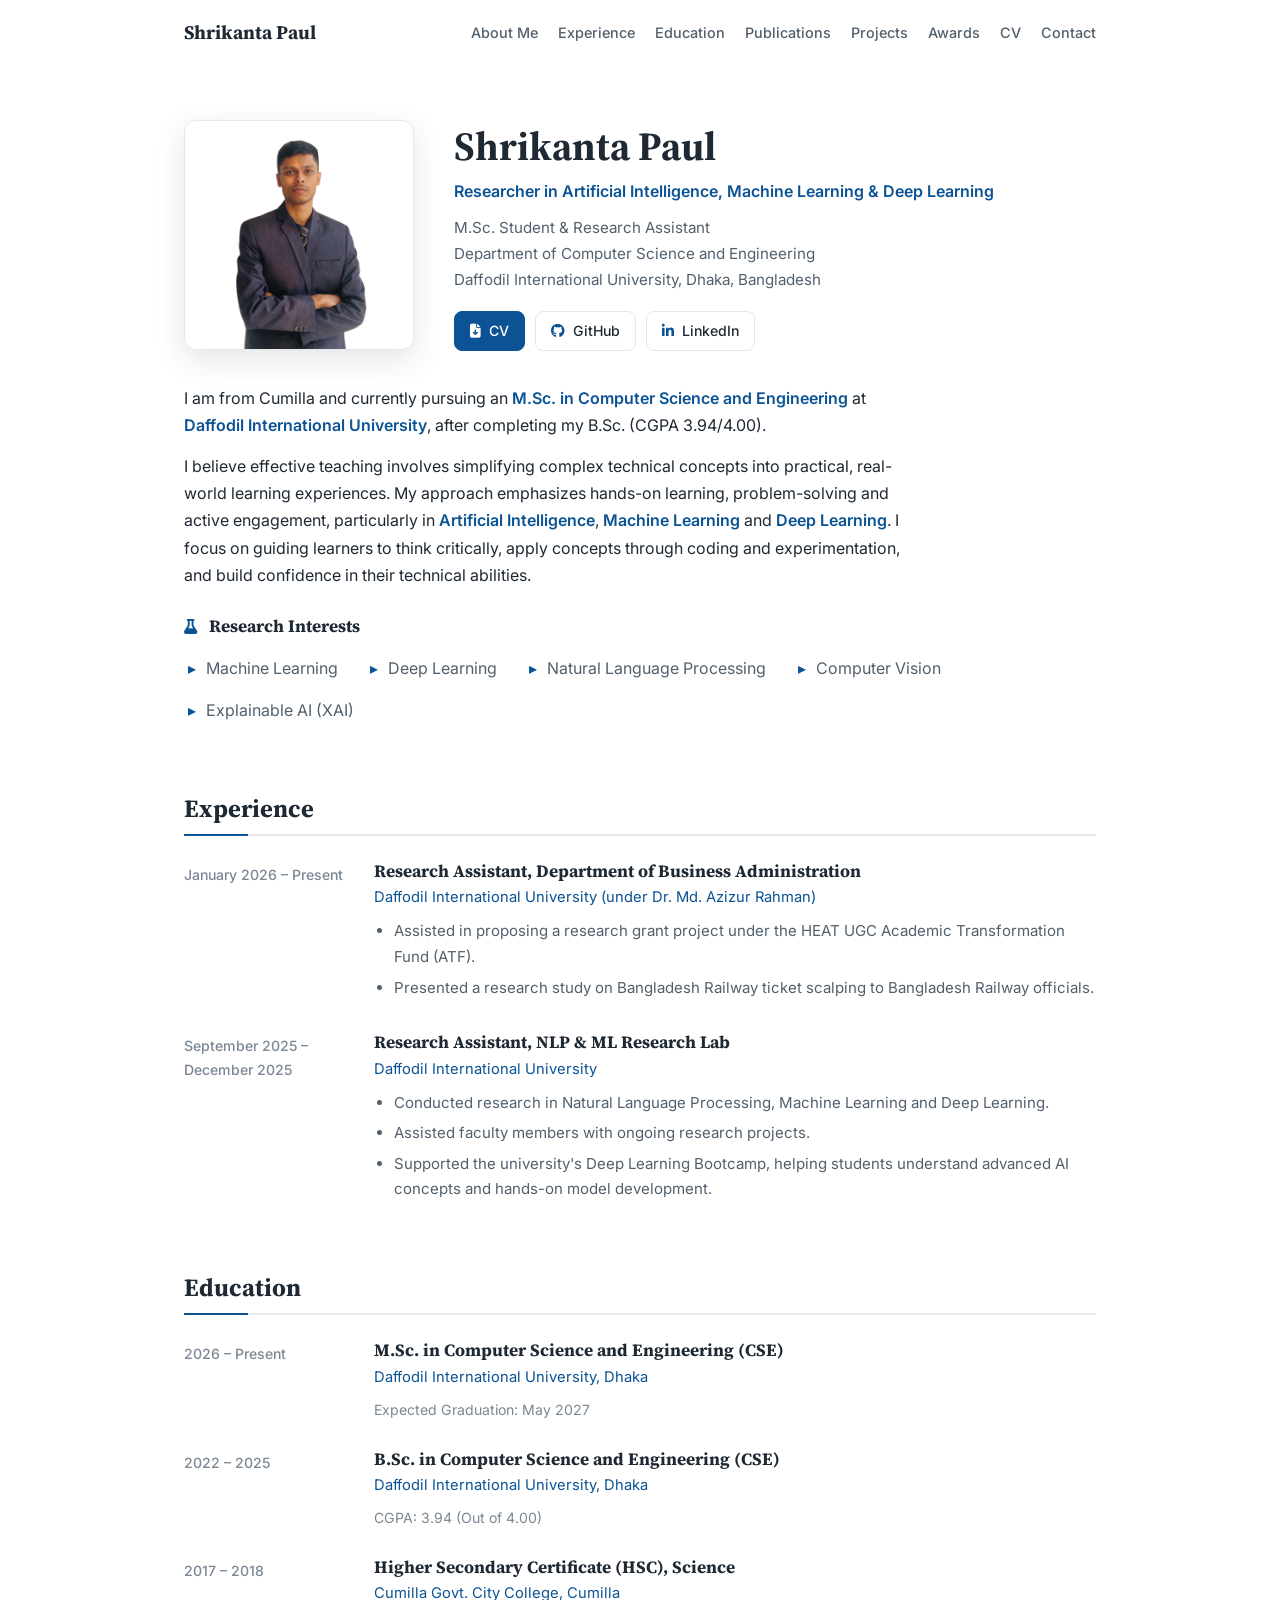
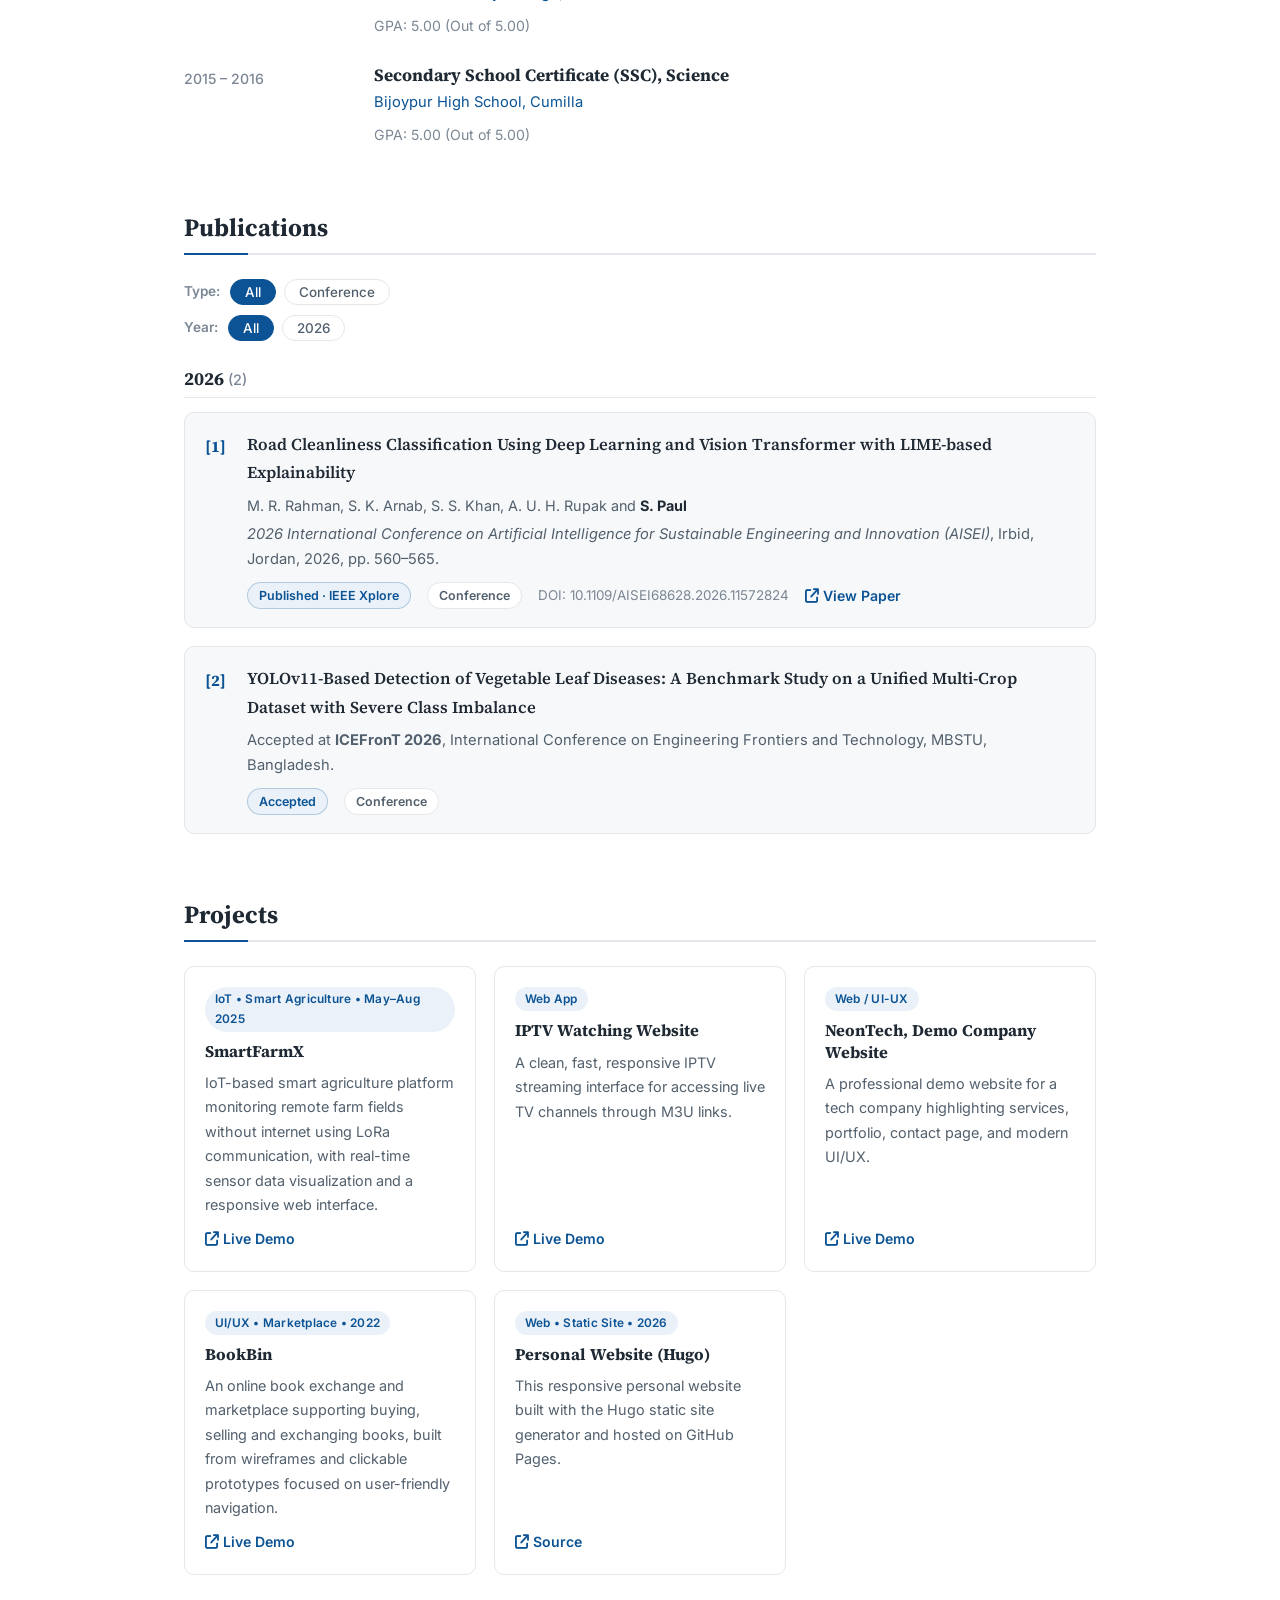
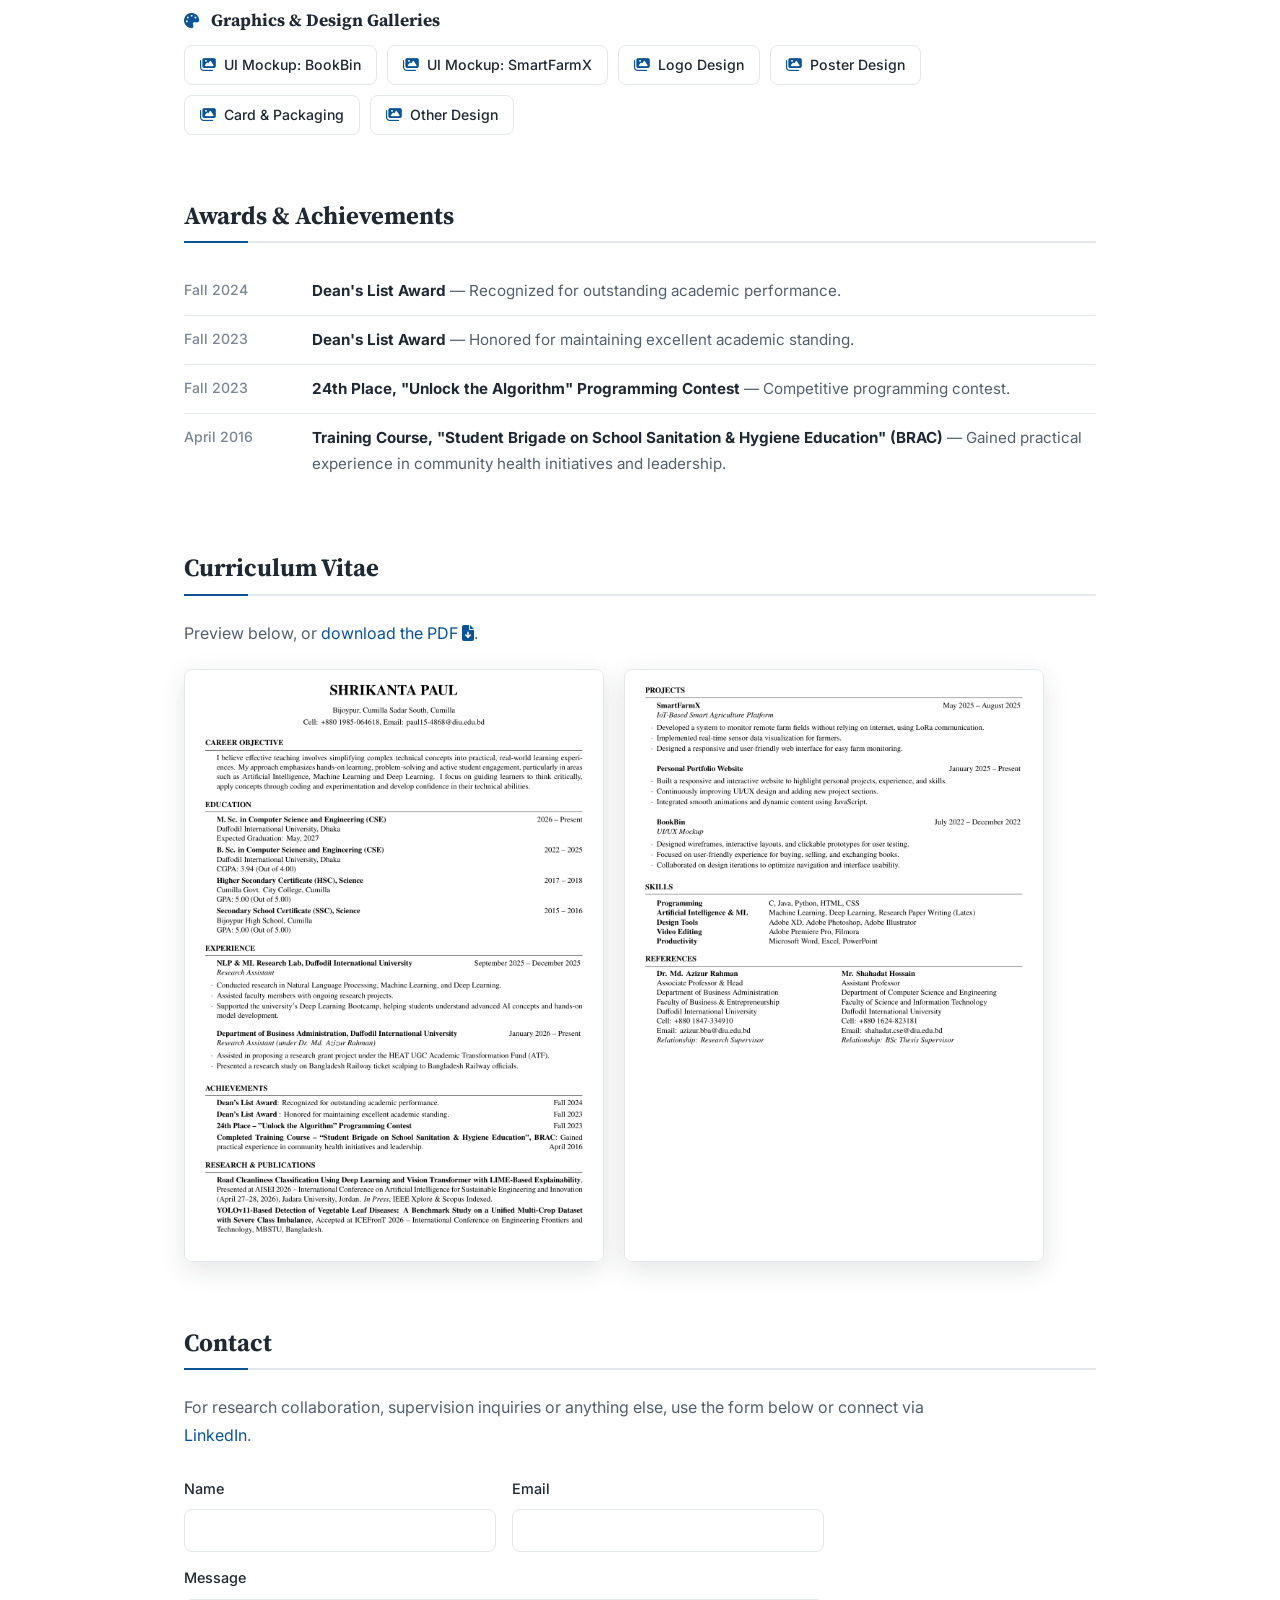
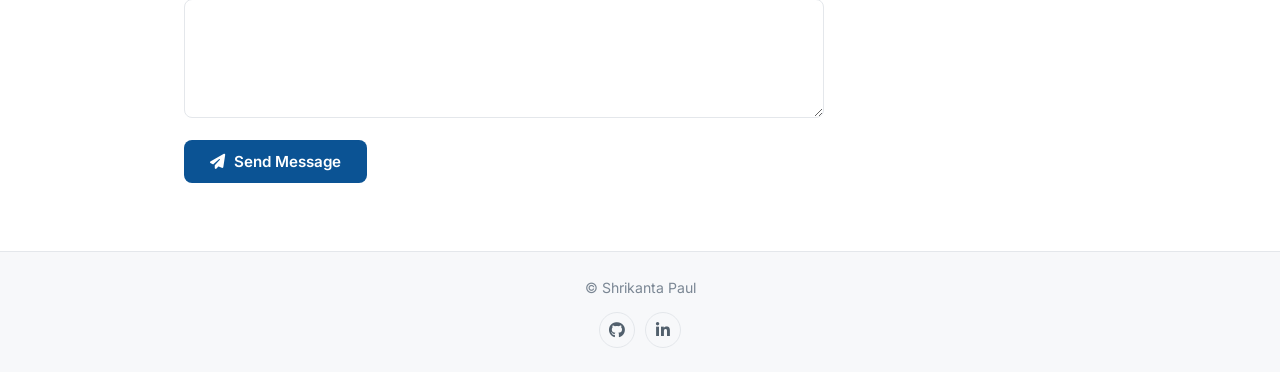
<file: index.html>
<!doctype html><html lang=en-us><head><meta name=generator content="Hugo 0.163.3"><meta charset=UTF-8><meta name=viewport content="width=device-width,initial-scale=1"><title>Shrikanta Paul | AI & ML Researcher</title><meta name=description content="Shrikanta Paul, AI and Machine Learning Researcher. M.Sc. CSE student exploring Artificial Intelligence, Machine Learning and Deep Learning."><link rel=icon href=/favicon.svg type=image/svg+xml><link rel=preconnect href=https://fonts.googleapis.com><link rel=preconnect href=https://fonts.gstatic.com crossorigin><link href="https://fonts.googleapis.com/css2?family=Source+Serif+4:ital,opsz,wght@0,8..60,400;0,8..60,600;0,8..60,700;1,8..60,400&family=Inter:wght@400;500;600&display=swap" rel=stylesheet><link rel=stylesheet href=https://cdnjs.cloudflare.com/ajax/libs/font-awesome/6.5.0/css/all.min.css><link rel=stylesheet href=/css/main.min.a2bba196ff5c4017986a9aeb77b59c8ac0eb6acfdda471c4b9be50183dd82ee7.css integrity="sha256-oruhlv9cQBeYaprrd7WcisDras/dpHHEub5QGD3YLuc="></head><body><header><nav><a href=#top class=nav-brand>Shrikanta Paul</a>
<button class=nav-toggle aria-label=Menu><i class="fas fa-bars"></i></button><ul id=navMenu><li><a href=#about>About Me</a></li><li><a href=#experience>Experience</a></li><li><a href=#education>Education</a></li><li><a href=#publications>Publications</a></li><li><a href=#projects>Projects</a></li><li><a href=#awards>Awards</a></li><li><a href=#cv>CV</a></li><li><a href=#contact>Contact</a></li></ul></nav></header><main id=top><section class="section profile" id=about><div class=profile-grid><div class=profile-photo><img src=/img/profile.png alt="Shrikanta Paul"></div><div class=profile-head><h1>Shrikanta Paul</h1><p class=profile-role>Researcher in Artificial Intelligence, Machine Learning & Deep Learning</p><p class=profile-affil>M.Sc. Student & Research Assistant<br>Department of Computer Science and Engineering<br>Daffodil International University, Dhaka, Bangladesh</p><div class=profile-links><a href=/files/Shrikanta_Paul_CV.pdf download class="plink plink-primary"><i class="fas fa-file-arrow-down"></i> CV</a>
<a href=https://github.com/spaul571 target=_blank rel=noopener class=plink><i class="fab fa-github"></i> GitHub</a>
<a href=https://www.linkedin.com/in/spaul571/ target=_blank rel=noopener class=plink><i class="fab fa-linkedin-in"></i> LinkedIn</a></div></div></div><div class=bio><p>I am from Cumilla and currently pursuing an <strong>M.Sc. in Computer Science and Engineering</strong> at <strong>Daffodil International University</strong>, after completing my B.Sc. (CGPA 3.94/4.00).</p><p>I believe effective teaching involves simplifying complex technical concepts into practical, real-world learning experiences. My approach emphasizes hands-on learning, problem-solving and active engagement, particularly in <strong>Artificial Intelligence</strong>, <strong>Machine Learning</strong> and <strong>Deep Learning</strong>. I focus on guiding learners to think critically, apply concepts through coding and experimentation, and build confidence in their technical abilities.</p></div><div class=interests-block><h3 class=minihead><i class="fas fa-flask"></i> Research Interests</h3><ul class=interests><li>Machine Learning</li><li>Deep Learning</li><li>Natural Language Processing</li><li>Computer Vision</li><li>Explainable AI (XAI)</li></ul></div></section><section class=section id=experience><h2 class=section-title>Experience</h2><div class=exp-list><div class=exp><div class=exp-side>January 2026 – Present</div><div class=exp-body><h3>Research Assistant, Department of Business Administration</h3><p class=exp-org>Daffodil International University (under Dr. Md. Azizur Rahman)</p><ul><li>Assisted in proposing a research grant project under the HEAT UGC Academic Transformation Fund (ATF).</li><li>Presented a research study on Bangladesh Railway ticket scalping to Bangladesh Railway officials.</li></ul></div></div><div class=exp><div class=exp-side>September 2025 – December 2025</div><div class=exp-body><h3>Research Assistant, NLP & ML Research Lab</h3><p class=exp-org>Daffodil International University</p><ul><li>Conducted research in Natural Language Processing, Machine Learning and Deep Learning.</li><li>Assisted faculty members with ongoing research projects.</li><li>Supported the university's Deep Learning Bootcamp, helping students understand advanced AI concepts and hands-on model development.</li></ul></div></div></div></section><section class=section id=education><h2 class=section-title>Education</h2><div class=exp-list><div class=exp><div class=exp-side>2026 – Present</div><div class=exp-body><h3>M.Sc. in Computer Science and Engineering (CSE)</h3><p class=exp-org>Daffodil International University, Dhaka</p><p class=edu-detail>Expected Graduation: May 2027</p></div></div><div class=exp><div class=exp-side>2022 – 2025</div><div class=exp-body><h3>B.Sc. in Computer Science and Engineering (CSE)</h3><p class=exp-org>Daffodil International University, Dhaka</p><p class=edu-detail>CGPA: 3.94 (Out of 4.00)</p></div></div><div class=exp><div class=exp-side>2017 – 2018</div><div class=exp-body><h3>Higher Secondary Certificate (HSC), Science</h3><p class=exp-org>Cumilla Govt. City College, Cumilla</p><p class=edu-detail>GPA: 5.00 (Out of 5.00)</p></div></div><div class=exp><div class=exp-side>2015 – 2016</div><div class=exp-body><h3>Secondary School Certificate (SSC), Science</h3><p class=exp-org>Bijoypur High School, Cumilla</p><p class=edu-detail>GPA: 5.00 (Out of 5.00)</p></div></div></div></section><section class=section id=publications><h2 class=section-title>Publications</h2><div class=pub-filters><div class=filter-group data-filter-key=type><span class=filter-label>Type:</span>
<button class="filter-btn active" data-filter=all>All</button>
<button class=filter-btn data-filter=Conference>Conference</button></div><div class=filter-group data-filter-key=year><span class=filter-label>Year:</span>
<button class="filter-btn active" data-filter=all>All</button>
<button class=filter-btn data-filter=2026>2026</button></div></div><div class=pubs-wrap><div class=pub-year-group data-year=2026><h3 class=pub-year>2026 <span class=pub-count></span></h3><ol class=pub-list><li class=pub data-year=2026 data-type=Conference><p class=pub-title>Road Cleanliness Classification Using Deep Learning and Vision Transformer with LIME-based Explainability</p><p class=pub-authors>M. R. Rahman, S. K. Arnab, S. S. Khan, A. U. H. Rupak and <strong>S. Paul</strong></p><p class=pub-venue><em>2026 International Conference on Artificial Intelligence for Sustainable Engineering and Innovation (AISEI)</em>, Irbid, Jordan, 2026, pp. 560–565.</p><p class=pub-meta><span class=pub-status>Published · IEEE Xplore</span>
<span class=pub-type>Conference</span>
<span class=pub-doi>DOI: 10.1109/AISEI68628.2026.11572824</span>
<a href=https://ieeexplore.ieee.org/document/11572824 target=_blank rel=noopener class=pub-link><i class="fas fa-arrow-up-right-from-square"></i> View Paper</a></p></li><li class=pub data-year=2026 data-type=Conference><p class=pub-title>YOLOv11-Based Detection of Vegetable Leaf Diseases: A Benchmark Study on a Unified Multi-Crop Dataset with Severe Class Imbalance</p><p class=pub-venue>Accepted at <strong>ICEFronT 2026</strong>, International Conference on Engineering Frontiers and Technology, MBSTU, Bangladesh.</p><p class=pub-meta><span class=pub-status>Accepted</span>
<span class=pub-type>Conference</span></p></li></ol></div><p class=pub-empty hidden>No publications match the selected filters.</p></div><script>(function(){const e={type:"all",year:"all"},n=document.querySelectorAll(".pub-year-group"),s=document.querySelector(".pub-empty");function t(){let t=0;n.forEach(n=>{let s=0;n.querySelectorAll(".pub").forEach(t=>{const n=(e.type==="all"||t.dataset.type===e.type)&&(e.year==="all"||t.dataset.year===e.year);t.style.display=n?"":"none",n&&s++}),n.querySelector(".pub-count").textContent="("+s+")",n.style.display=s?"":"none",t+=s}),s.hidden=t>0}document.querySelectorAll(".filter-group").forEach(n=>{const s=n.dataset.filterKey;n.querySelectorAll(".filter-btn").forEach(o=>{o.addEventListener("click",()=>{e[s]=o.dataset.filter,n.querySelectorAll(".filter-btn").forEach(e=>e.classList.toggle("active",e===o)),t()})})}),t()})()</script></section><section class=section id=projects><h2 class=section-title>Projects</h2><div class=proj-grid><div class=proj><span class=proj-tag>IoT • Smart Agriculture • May–Aug 2025</span><h3>SmartFarmX</h3><p>IoT-based smart agriculture platform monitoring remote farm fields without internet using LoRa communication, with real-time sensor data visualization and a responsive web interface.</p><a href=https://smart-farm-x-web.vercel.app/ target=_blank rel=noopener class=proj-link><i class="fas fa-arrow-up-right-from-square"></i> Live Demo</a></div><div class=proj><span class=proj-tag>Web App</span><h3>IPTV Watching Website</h3><p>A clean, fast, responsive IPTV streaming interface for accessing live TV channels through M3U links.</p><a href=https://iptv-nine-mu.vercel.app/ target=_blank rel=noopener class=proj-link><i class="fas fa-arrow-up-right-from-square"></i> Live Demo</a></div><div class=proj><span class=proj-tag>Web / UI-UX</span><h3>NeonTech, Demo Company Website</h3><p>A professional demo website for a tech company highlighting services, portfolio, contact page, and modern UI/UX.</p><a href=https://neon-tech-lemon.vercel.app/ target=_blank rel=noopener class=proj-link><i class="fas fa-arrow-up-right-from-square"></i> Live Demo</a></div><div class=proj><span class=proj-tag>UI/UX • Marketplace • 2022</span><h3>BookBin</h3><p>An online book exchange and marketplace supporting buying, selling and exchanging books, built from wireframes and clickable prototypes focused on user-friendly navigation.</p><a href=https://book-bin.vercel.app/ target=_blank rel=noopener class=proj-link><i class="fas fa-arrow-up-right-from-square"></i> Live Demo</a></div><div class=proj><span class=proj-tag>Web • Static Site • 2026</span><h3>Personal Website (Hugo)</h3><p>This responsive personal website built with the Hugo static site generator and hosted on GitHub Pages.</p><a href=https://github.com/spaul571/spaul571.github.io target=_blank rel=noopener class=proj-link><i class="fas fa-arrow-up-right-from-square"></i> Source</a></div></div><h3 class="minihead gallery-head"><i class="fas fa-palette"></i> Graphics & Design Galleries</h3><div class=gallery-links><a href="https://drive.google.com/drive/folders/1dFiENhHYi3uqFHRtt2kC9nS1DutMg8PA?usp=sharing" target=_blank rel=noopener class=plink><i class="fas fa-images"></i> UI Mockup: BookBin</a>
<a href="https://drive.google.com/drive/folders/19_RV44xCuXRyS_zGtEiZJJUvyyCZaxeF?usp=sharing" target=_blank rel=noopener class=plink><i class="fas fa-images"></i> UI Mockup: SmartFarmX</a>
<a href="https://drive.google.com/drive/folders/1LIZGwn8Xtza4l0kOhp_63oBq0ILiDCh_?usp=sharing" target=_blank rel=noopener class=plink><i class="fas fa-images"></i> Logo Design</a>
<a href="https://drive.google.com/drive/folders/1N9jx-7cYmVI6q_qzzs6HKSzXKYJD4tTV?usp=sharing" target=_blank rel=noopener class=plink><i class="fas fa-images"></i> Poster Design</a>
<a href="https://drive.google.com/drive/folders/13kSblbI6_4yY5yyubV-zOzgXqsFllXiB?usp=sharing" target=_blank rel=noopener class=plink><i class="fas fa-images"></i> Card & Packaging</a>
<a href="https://drive.google.com/drive/folders/1x_8MqnDj3zU004iTFVY1QnDr-uJ0KNbg?usp=sharing" target=_blank rel=noopener class=plink><i class="fas fa-images"></i> Other Design</a></div></section><section class=section id=awards><h2 class=section-title>Awards & Achievements</h2><ul class=award-list><li><span class=award-year>Fall 2024</span>
<span class=award-text><strong>Dean's List Award</strong> — Recognized for outstanding academic performance.</span></li><li><span class=award-year>Fall 2023</span>
<span class=award-text><strong>Dean's List Award</strong> — Honored for maintaining excellent academic standing.</span></li><li><span class=award-year>Fall 2023</span>
<span class=award-text><strong>24th Place, "Unlock the Algorithm" Programming Contest</strong> — Competitive programming contest.</span></li><li><span class=award-year>April 2016</span>
<span class=award-text><strong>Training Course, "Student Brigade on School Sanitation & Hygiene Education" (BRAC)</strong> — Gained practical experience in community health initiatives and leadership.</span></li></ul></section><section class=section id=cv><h2 class=section-title>Curriculum Vitae</h2><p class=cv-lead>Preview below, or <a href=/files/Shrikanta_Paul_CV.pdf download>download the PDF <i class="fas fa-file-arrow-down"></i></a>.</p><div class=resume-preview><img src=/img/resume-page-1.png alt="CV page 1" loading=lazy>
<img src=/img/resume-page-2.png alt="CV page 2" loading=lazy></div></section><section class=section id=contact><h2 class=section-title>Contact</h2><p class=cv-lead>For research collaboration, supervision inquiries or anything else, use the form below or connect via <a href=https://www.linkedin.com/in/spaul571/ target=_blank rel=noopener>LinkedIn</a>.</p><form class=contact-form action=https://formsubmit.co/paul15-4868@diu.edu.bd method=POST><input type=hidden name=_subject value="New message from personal website">
<input type=hidden name=_captcha value=false>
<input type=hidden name=_template value=table><div class=form-row><div><label for=name>Name</label>
<input type=text id=name name=name required></div><div><label for=email>Email</label>
<input type=email id=email name=email required></div></div><label for=message>Message</label>
<textarea id=message name=message rows=5 required></textarea>
<button type=submit><i class="fas fa-paper-plane"></i> Send Message</button></form></section></main><footer><div class=footer-inner><p>© Shrikanta Paul</p><div class=footer-socials><a href=https://github.com/spaul571 target=_blank rel=noopener aria-label=GitHub><i class="fab fa-github"></i></a>
<a href=https://www.linkedin.com/in/spaul571/ target=_blank rel=noopener aria-label=LinkedIn><i class="fab fa-linkedin-in"></i></a></div></div></footer><button class=to-top id=toTop aria-label="Back to top"><i class="fas fa-arrow-up"></i></button>
<script>const toggle=document.querySelector(".nav-toggle"),menu=document.getElementById("navMenu");toggle.addEventListener("click",()=>menu.classList.toggle("open")),menu.querySelectorAll("a").forEach(e=>e.addEventListener("click",()=>menu.classList.remove("open")));const toTop=document.getElementById("toTop");window.addEventListener("scroll",()=>{toTop.classList.toggle("show",window.scrollY>500),document.querySelector("header").classList.toggle("scrolled",window.scrollY>10)}),toTop.addEventListener("click",()=>window.scrollTo({top:0,behavior:"smooth"}))</script></body></html>
</file>
